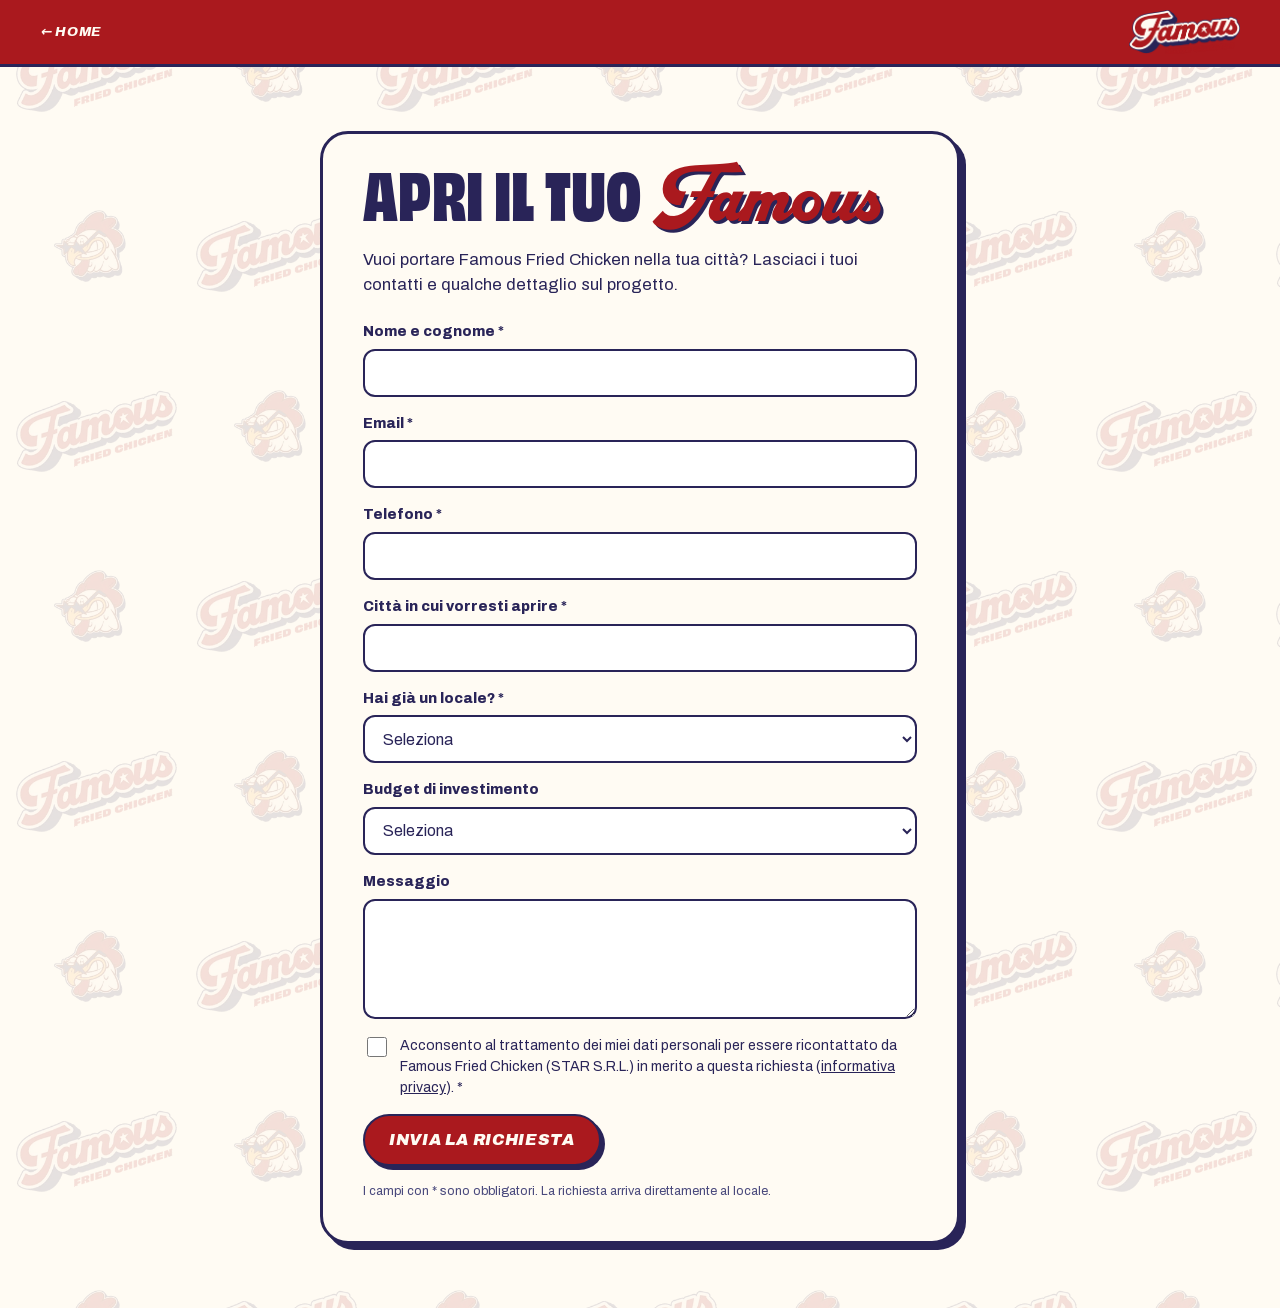
<file: apri-il-tuo-famous/index.html>
<!doctype html>
<html lang="it">
<head>
  <meta charset="utf-8">
  <meta name="viewport" content="width=device-width, initial-scale=1, viewport-fit=cover">
  <title>Apri il tuo Famous | Famous Fried Chicken Latina</title>
  <meta name="description" content="Porta Famous Fried Chicken nella tua città: richiedi informazioni.">
  <meta name="theme-color" content="#aa191e">
  <link rel="icon" href="/favicon.ico" sizes="48x48">
  <link rel="icon" type="image/png" sizes="192x192" href="/favicon-192.png">
  <link rel="apple-touch-icon" href="/apple-touch-icon.png">
  <link rel="stylesheet" href="../assets/css/brand.css">
  <link rel="stylesheet" href="../assets/css/forms.css">
</head>
<body class="tray-pattern">
  <header class="f-header">
    <div class="container f-header__inner">
      <a class="f-back" href="../index.html">← Home</a>
      <a href="../index.html" aria-label="Famous Fried Chicken, torna alla home"><img class="f-logo" src="../assets/img/brand/wordmark.png" alt="" width="900" height="357"></a>
    </div>
  </header>
  <main class="container f-main">
    <section class="f-card">
      <h1 class="display f-title">Apri il tuo <span class="script script--brand accent">Famous</span></h1>
      <p class="f-intro">Vuoi portare Famous Fried Chicken nella tua città? Lasciaci i tuoi contatti e qualche dettaglio sul progetto.</p>
      <form class="f-form" action="https://formsubmit.co/info@famouslatina.com" method="POST">
        <input type="hidden" name="_subject" value="Nuova richiesta - Apri il tuo Famous">
        <input type="hidden" name="_template" value="table">
        <input type="hidden" name="_next" value="https://famousfriedchicken.it/grazie/">
        <input type="text" name="_honey" class="f-honey" tabindex="-1" autocomplete="off" aria-hidden="true">
        <label class="f-field"><span class="f-label">Nome e cognome <span aria-hidden="true">*</span></span>
          <input class="f-input" type="text" name="Nome" autocomplete="name" required></label>
        <label class="f-field"><span class="f-label">Email <span aria-hidden="true">*</span></span>
          <input class="f-input" type="email" name="Email" autocomplete="email" required></label>
        <label class="f-field"><span class="f-label">Telefono <span aria-hidden="true">*</span></span>
          <input class="f-input" type="tel" name="Telefono" autocomplete="tel" required></label>
        <label class="f-field"><span class="f-label">Città in cui vorresti aprire <span aria-hidden="true">*</span></span>
          <input class="f-input" type="text" name="Citta" required></label>
        <label class="f-field"><span class="f-label">Hai già un locale? <span aria-hidden="true">*</span></span>
          <select class="f-input" name="Locale" required><option value="">Seleziona</option><option>Sì</option><option>No</option><option>Sto valutando</option></select></label>
        <label class="f-field"><span class="f-label">Budget di investimento</span>
          <select class="f-input" name="Budget"><option value="">Seleziona</option><option>Fino a 50.000 €</option><option>50.000 – 100.000 €</option><option>100.000 – 200.000 €</option><option>Oltre 200.000 €</option></select></label>
        <label class="f-field"><span class="f-label">Messaggio</span>
          <textarea class="f-input" name="Messaggio" rows="4" maxlength="2000"></textarea></label>
        <label class="f-check"><input type="checkbox" name="Consenso privacy" value="Sì" required>
          <span>Acconsento al trattamento dei miei dati personali per essere ricontattato da Famous Fried Chicken (STAR S.R.L.) in merito a questa richiesta (<a href="../privacy/" target="_blank" rel="noopener">informativa privacy</a>). <span aria-hidden="true">*</span></span></label>
        <button class="btn f-submit" type="submit">Invia la richiesta</button>
        <p class="f-note">I campi con * sono obbligatori. La richiesta arriva direttamente al locale.</p>
      </form>
    </section>
  </main>
</body>
</html>
</file>
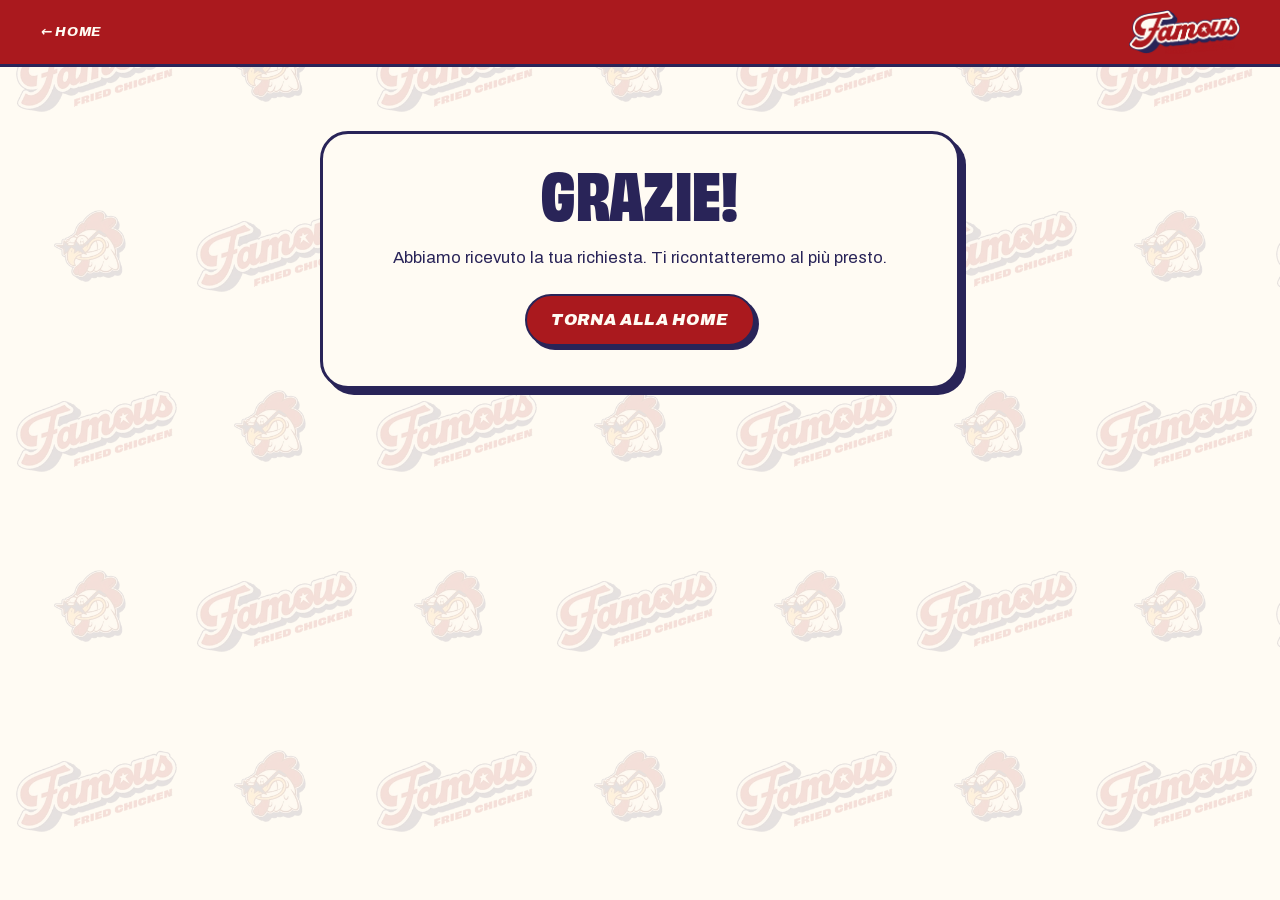
<file: grazie/index.html>
<!doctype html>
<html lang="it">
<head>
  <meta charset="utf-8">
  <meta name="viewport" content="width=device-width, initial-scale=1, viewport-fit=cover">
  <title>Richiesta inviata | Famous Fried Chicken Latina</title>
  <meta name="description" content="Grazie per averci scritto.">
  <meta name="robots" content="noindex">
  <meta name="theme-color" content="#aa191e">
  <link rel="icon" href="/favicon.ico" sizes="48x48">
  <link rel="icon" type="image/png" sizes="192x192" href="/favicon-192.png">
  <link rel="apple-touch-icon" href="/apple-touch-icon.png">
  <link rel="stylesheet" href="../assets/css/brand.css">
  <link rel="stylesheet" href="../assets/css/forms.css">
</head>
<body class="tray-pattern">
  <header class="f-header">
    <div class="container f-header__inner">
      <a class="f-back" href="../index.html">← Home</a>
      <a href="../index.html" aria-label="Famous Fried Chicken, torna alla home"><img class="f-logo" src="../assets/img/brand/wordmark.png" alt="" width="900" height="357"></a>
    </div>
  </header>
  <main class="container f-main">
    <section class="f-card f-card--center">
      <h1 class="display f-title">Grazie!</h1>
      <p class="f-intro">Abbiamo ricevuto la tua richiesta. Ti ricontatteremo al più presto.</p>
      <a class="btn" href="../index.html">Torna alla home</a>
    </section>
  </main>
</body>
</html>
</file>
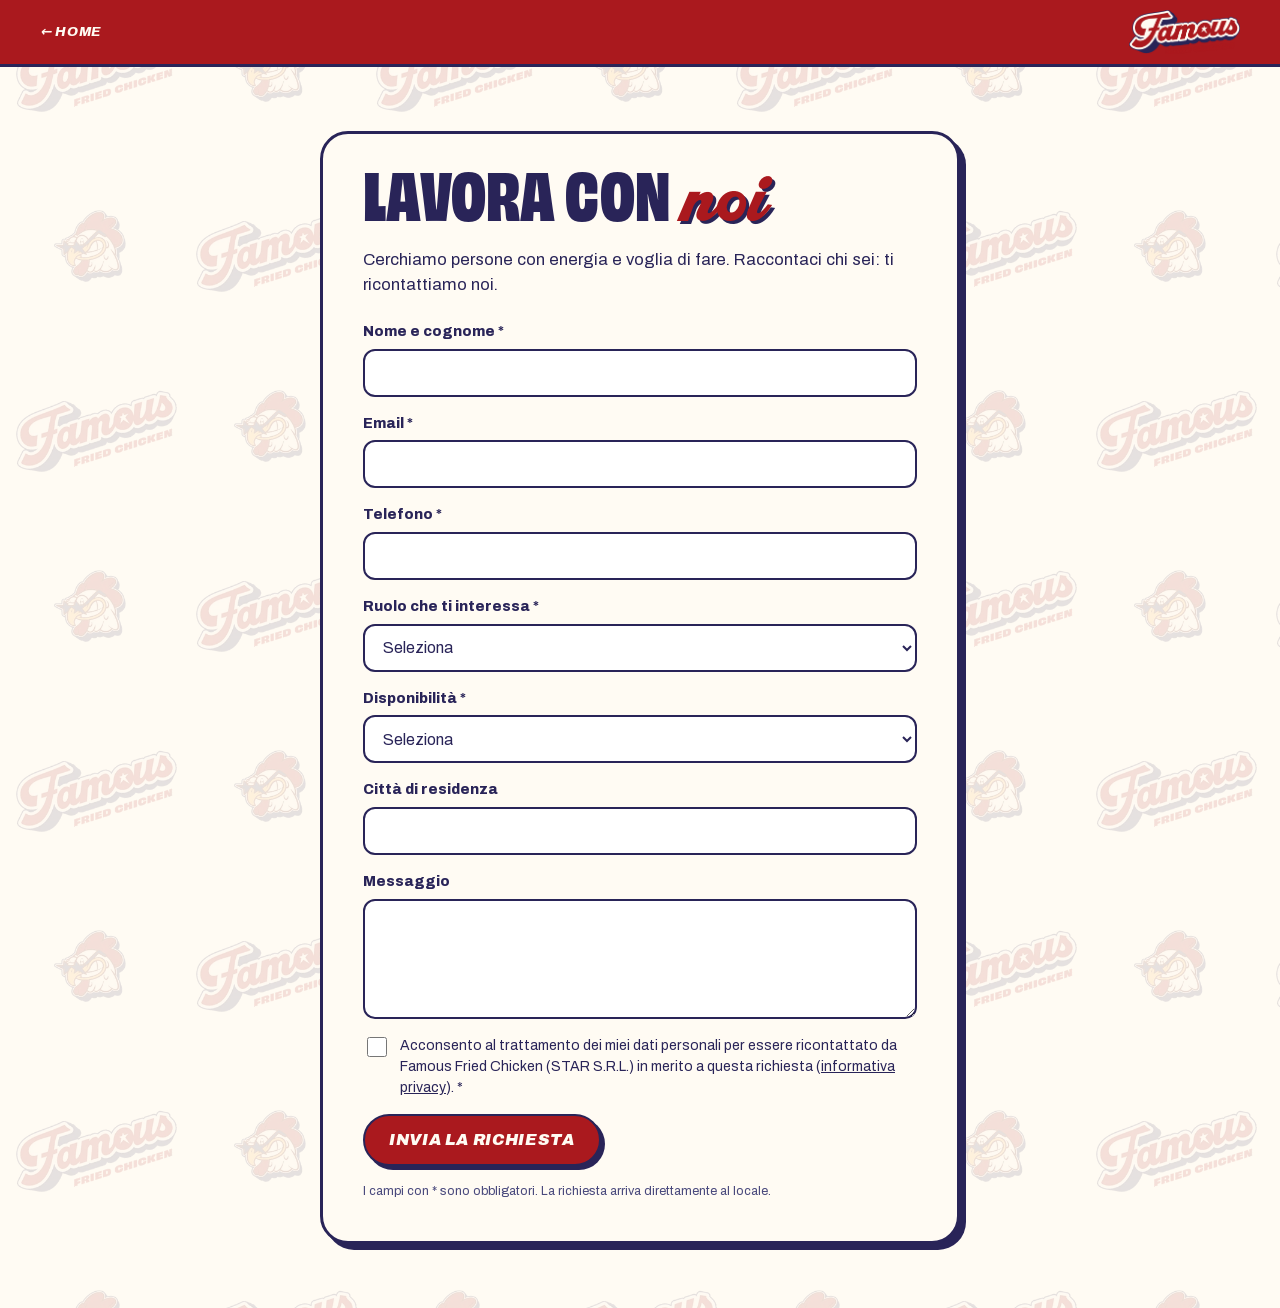
<file: lavora-con-noi/index.html>
<!doctype html>
<html lang="it">
<head>
  <meta charset="utf-8">
  <meta name="viewport" content="width=device-width, initial-scale=1, viewport-fit=cover">
  <title>Lavora con noi | Famous Fried Chicken Latina</title>
  <meta name="description" content="Candidati per lavorare da Famous Fried Chicken a Latina.">
  <meta name="theme-color" content="#aa191e">
  <link rel="icon" href="/favicon.ico" sizes="48x48">
  <link rel="icon" type="image/png" sizes="192x192" href="/favicon-192.png">
  <link rel="apple-touch-icon" href="/apple-touch-icon.png">
  <link rel="stylesheet" href="../assets/css/brand.css">
  <link rel="stylesheet" href="../assets/css/forms.css">
</head>
<body class="tray-pattern">
  <header class="f-header">
    <div class="container f-header__inner">
      <a class="f-back" href="../index.html">← Home</a>
      <a href="../index.html" aria-label="Famous Fried Chicken, torna alla home"><img class="f-logo" src="../assets/img/brand/wordmark.png" alt="" width="900" height="357"></a>
    </div>
  </header>
  <main class="container f-main">
    <section class="f-card">
      <h1 class="display f-title">Lavora con <span class="script accent">noi</span></h1>
      <p class="f-intro">Cerchiamo persone con energia e voglia di fare. Raccontaci chi sei: ti ricontattiamo noi.</p>
      <form class="f-form" action="https://formsubmit.co/info@famouslatina.com" method="POST">
        <input type="hidden" name="_subject" value="Nuova candidatura - Lavora con noi">
        <input type="hidden" name="_template" value="table">
        <input type="hidden" name="_next" value="https://famousfriedchicken.it/grazie/">
        <input type="text" name="_honey" class="f-honey" tabindex="-1" autocomplete="off" aria-hidden="true">
        <label class="f-field"><span class="f-label">Nome e cognome <span aria-hidden="true">*</span></span>
          <input class="f-input" type="text" name="Nome" autocomplete="name" required></label>
        <label class="f-field"><span class="f-label">Email <span aria-hidden="true">*</span></span>
          <input class="f-input" type="email" name="Email" autocomplete="email" required></label>
        <label class="f-field"><span class="f-label">Telefono <span aria-hidden="true">*</span></span>
          <input class="f-input" type="tel" name="Telefono" autocomplete="tel" required></label>
        <label class="f-field"><span class="f-label">Ruolo che ti interessa <span aria-hidden="true">*</span></span>
          <select class="f-input" name="Ruolo" required><option value="">Seleziona</option><option>Cucina</option><option>Sala</option><option>Cassa</option><option>Altro</option></select></label>
        <label class="f-field"><span class="f-label">Disponibilità <span aria-hidden="true">*</span></span>
          <select class="f-input" name="Disponibilita" required><option value="">Seleziona</option><option>Full time</option><option>Part time</option><option>Solo weekend</option></select></label>
        <label class="f-field"><span class="f-label">Città di residenza</span>
          <input class="f-input" type="text" name="Citta" autocomplete="address-level2"></label>
        <label class="f-field"><span class="f-label">Messaggio</span>
          <textarea class="f-input" name="Messaggio" rows="4" maxlength="2000"></textarea></label>
        <label class="f-check"><input type="checkbox" name="Consenso privacy" value="Sì" required>
          <span>Acconsento al trattamento dei miei dati personali per essere ricontattato da Famous Fried Chicken (STAR S.R.L.) in merito a questa richiesta (<a href="../privacy/" target="_blank" rel="noopener">informativa privacy</a>). <span aria-hidden="true">*</span></span></label>
        <button class="btn f-submit" type="submit">Invia la richiesta</button>
        <p class="f-note">I campi con * sono obbligatori. La richiesta arriva direttamente al locale.</p>
      </form>
    </section>
  </main>
</body>
</html>
</file>
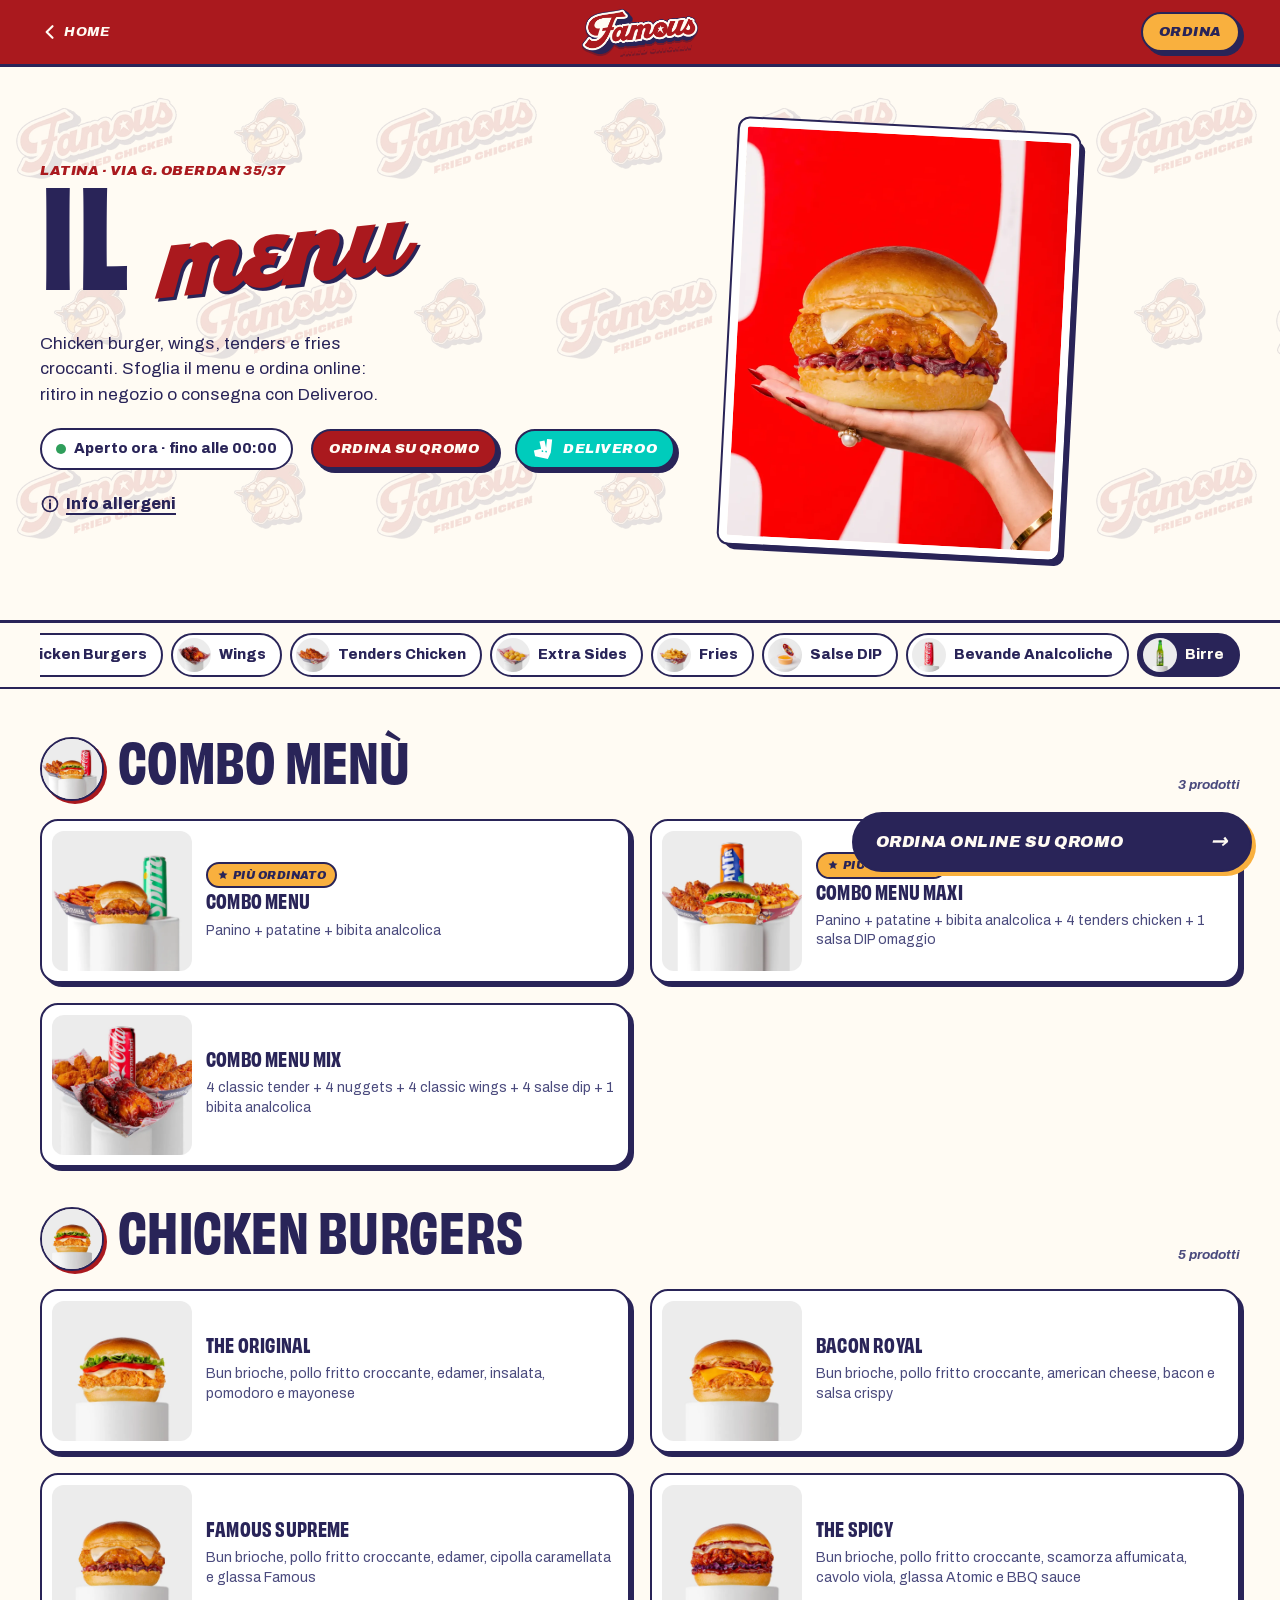
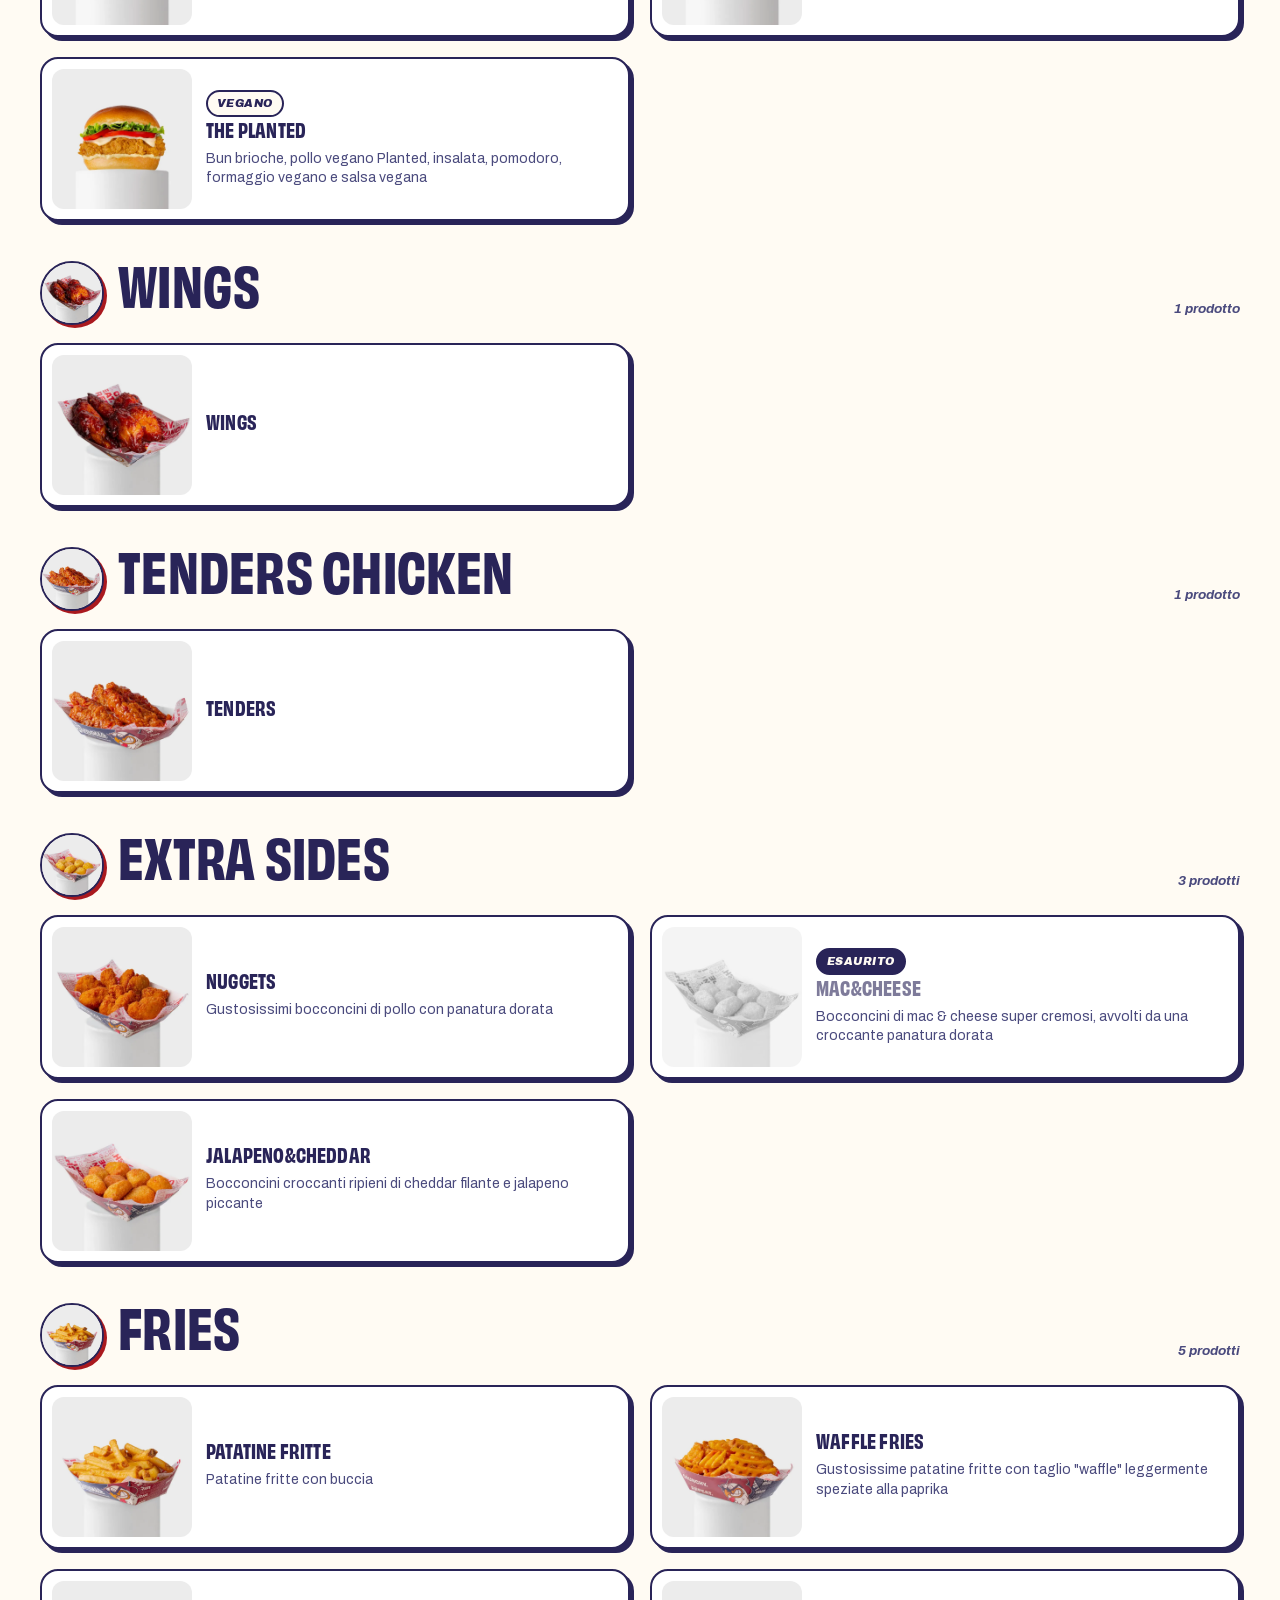
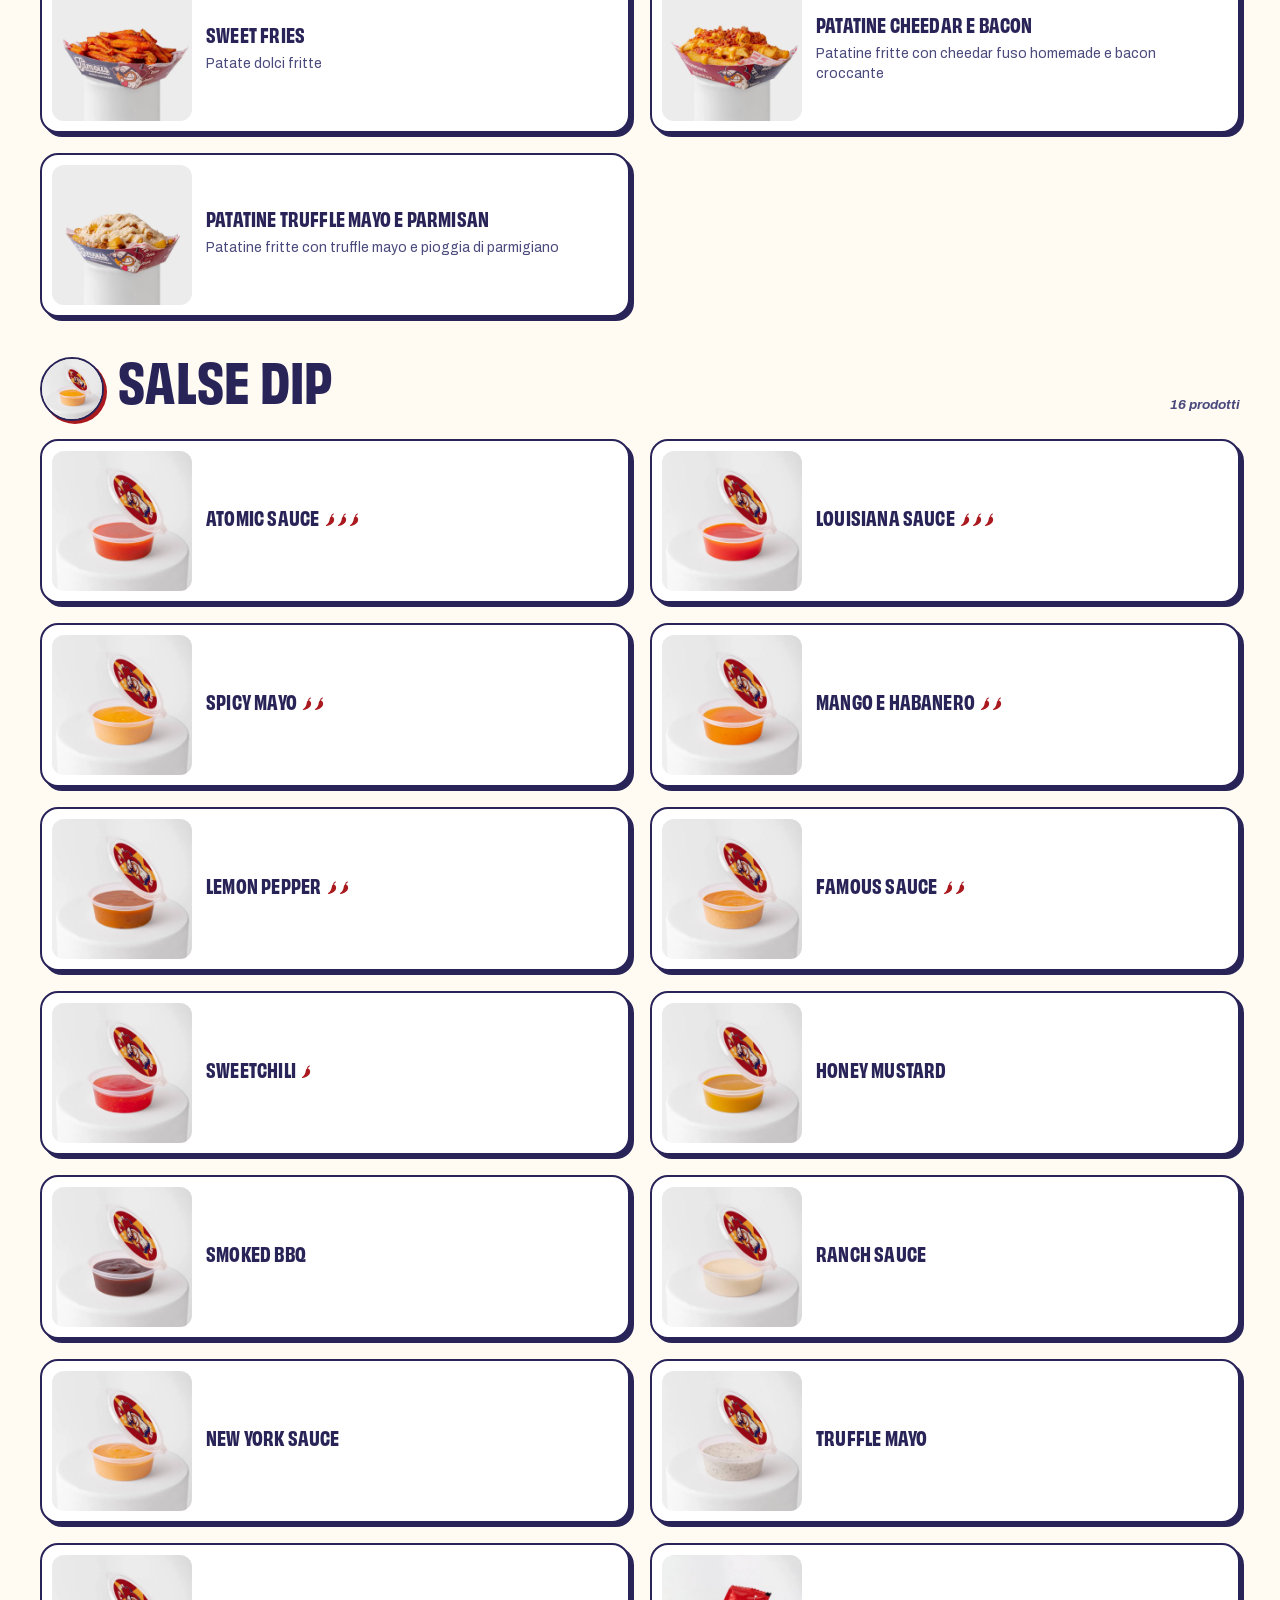
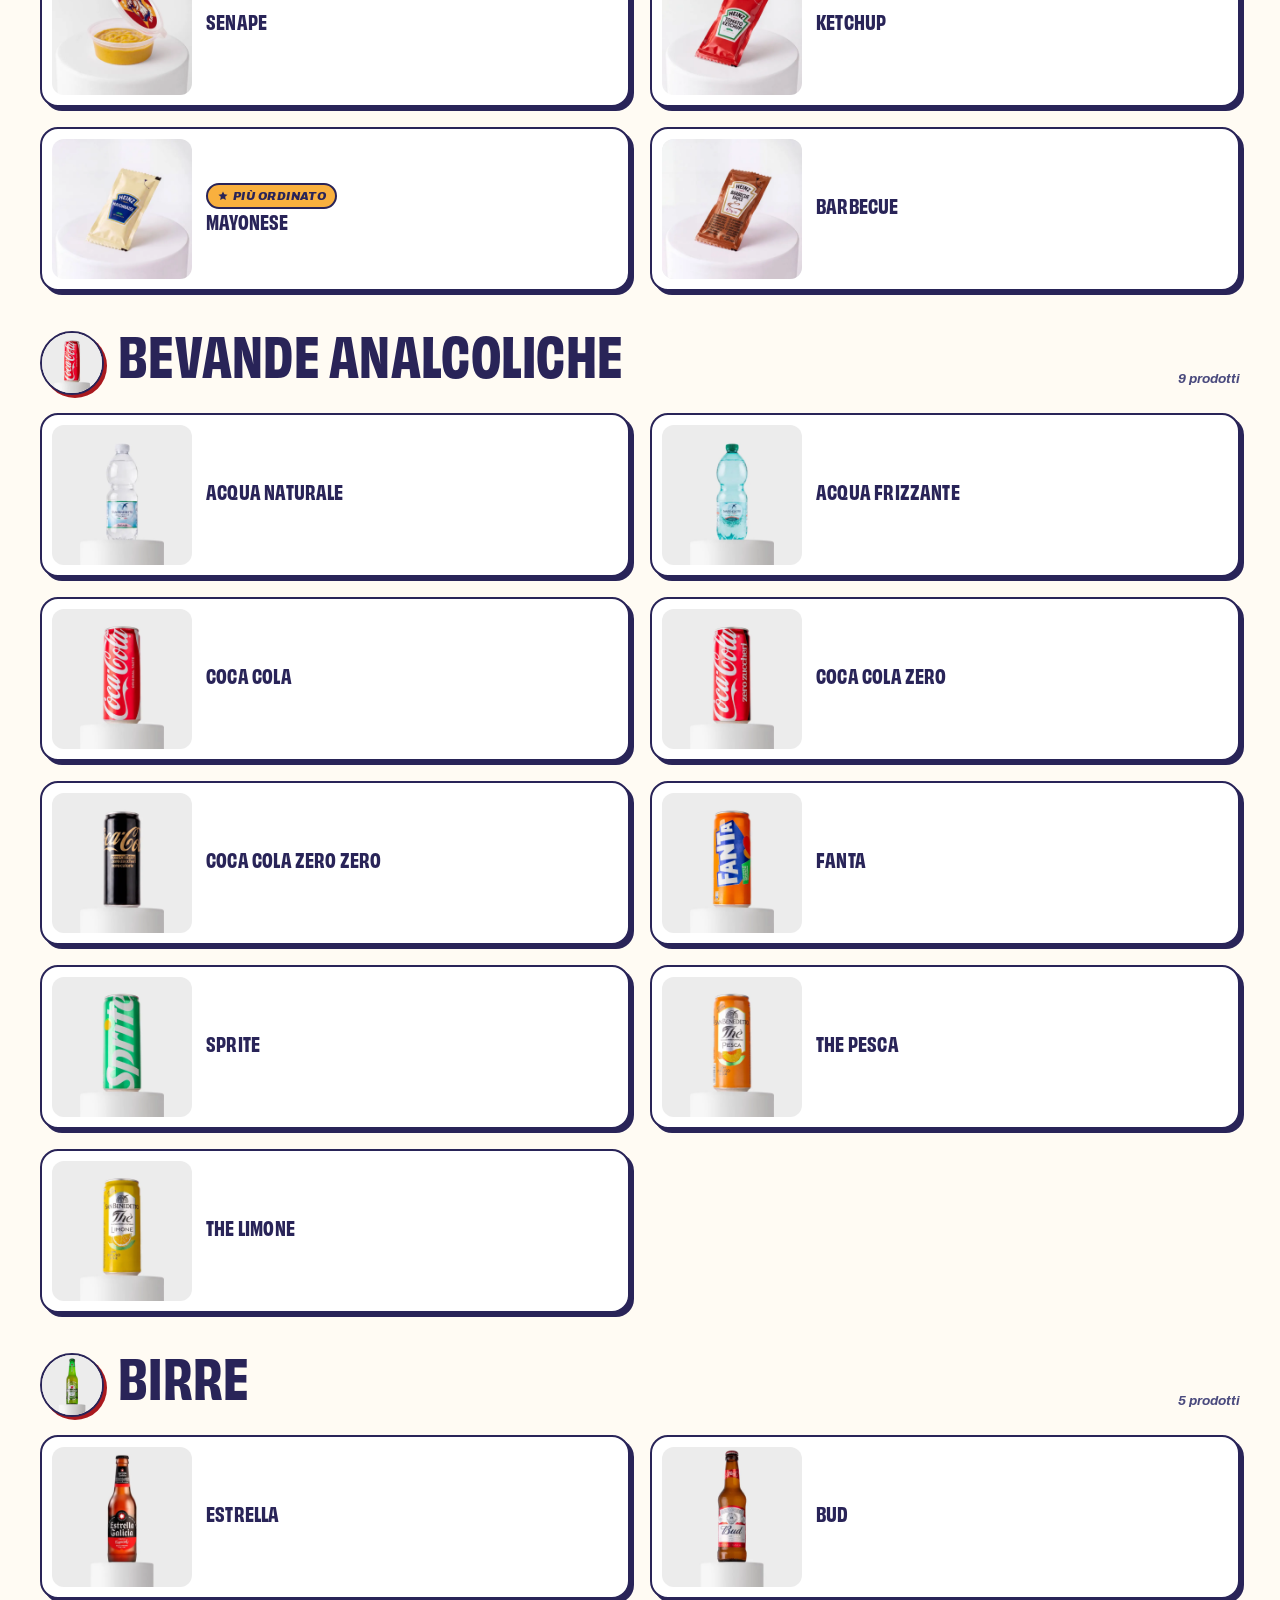
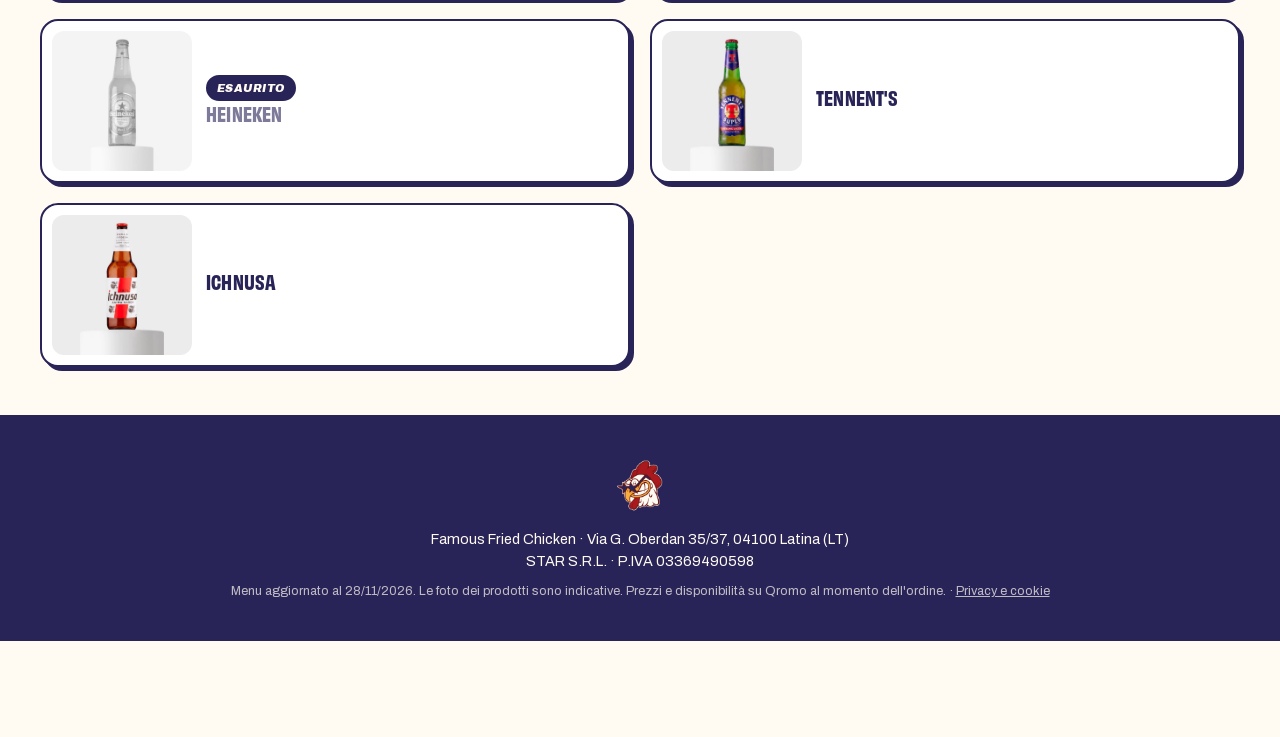
<file: menu/index.html>
<!doctype html>
<html lang="it">
<head>
  <meta charset="utf-8">
  <meta name="viewport" content="width=device-width, initial-scale=1, viewport-fit=cover">
  <title>Menu e ordini | Famous Fried Chicken Latina</title>
  <meta name="description" content="Il menu di Famous Fried Chicken a Latina: chicken burger, wings, tenders, fries e salse dip. Ordina online e ritira in Via G. Oberdan 35/37.">
  <link rel="canonical" href="https://famousfriedchicken.it/menu/">
  <meta name="theme-color" content="#aa191e">
  <meta property="og:title" content="Menu | Famous Fried Chicken">
  <meta property="og:description" content="Chicken burger, wings, tenders e fries a Latina. Ordina e ritira.">
  <meta property="og:image" content="../assets/img/photos/burger-stack.webp">
  <link rel="icon" href="/favicon.ico" sizes="48x48">
  <link rel="icon" type="image/png" sizes="192x192" href="/favicon-192.png">
  <link rel="apple-touch-icon" href="/apple-touch-icon.png">
  <link rel="preload" href="../assets/fonts/archivo-var.woff2" as="font" type="font/woff2" crossorigin>
  <link rel="stylesheet" href="../assets/css/brand.css">
  <link rel="stylesheet" href="../assets/css/menu.css">
</head>
<body>
  <a class="skip-link" href="#menu-main">Vai al menu</a>

  <header class="m-header">
    <div class="m-header__inner container">
      <a class="m-back" href="../index.html">
        <svg viewBox="0 0 24 24" aria-hidden="true"><path d="M15 5l-7 7 7 7" fill="none" stroke="currentColor" stroke-width="2.6" stroke-linecap="round" stroke-linejoin="round"/></svg>
        <span>Home</span>
      </a>
      <a class="m-logo" href="../index.html" aria-label="Famous Fried Chicken, torna al sito">
        <img src="../assets/img/brand/wordmark.png" alt="" width="900" height="357">
      </a>
      <a class="btn btn--small btn--yellow m-order-btn" href="https://famousfriedchicken.qromo.it/">Ordina</a>
    </div>
  </header>

  <section class="m-hero tray-pattern" aria-labelledby="menu-title">
    <div class="m-hero__inner container">
      <div class="m-hero__text">
        <p class="kicker">Latina · Via G. Oberdan 35/37</p>
        <h1 id="menu-title" class="display m-hero__title">Il <span class="script">menu</span></h1>
        <p class="m-hero__lead">Chicken burger, wings, tenders e fries croccanti. Sfoglia il menu e ordina online: ritiro in negozio o consegna con Deliveroo.</p>
        <div class="m-hero__meta">
          <span class="status-pill" data-open-status>Orari in caricamento</span>
          <a class="btn btn--small" href="https://famousfriedchicken.qromo.it/">Ordina su Qromo</a>
          <a class="btn btn--deliveroo btn--small" href="https://deliveroo.it/en/menu/roma/latina/famous-fried-chicken-latina" target="_blank" rel="noopener"><svg viewBox="0 0 24 24" width="20" height="20" aria-hidden="true"><path fill="currentColor" d="M16.861 0l-1.127 10.584L13.81 1.66 7.777 2.926l1.924 8.922-8.695 1.822 1.535 7.127L17.832 24l3.498-7.744L22.994.636 16.861 0zM11.39 13.61a.755.755 0 01.322.066c.208.093.56.29.63.592.103.434.004.799-.312 1.084v.002c-.315.284-.732.258-1.174.113-.441-.145-.637-.672-.47-1.309.124-.473.71-.544 1.004-.549zm4.142.548c.447-.012.832.186 1.05.543.217.357.107.75-.122 1.143h-.002c-.229.392-.83.445-1.422.16-.399-.193-.397-.684-.353-.983a.922.922 0 01.193-.447c.142-.177.381-.408.656-.416Z"/></svg> Deliveroo</a>
          <button class="link-btn" type="button" data-open-allergens>
            <svg viewBox="0 0 24 24" aria-hidden="true"><circle cx="12" cy="12" r="9" fill="none" stroke="currentColor" stroke-width="2"/><path d="M12 11v6M12 7.5v.5" stroke="currentColor" stroke-width="2.4" stroke-linecap="round"/></svg>
            Info allergeni
          </button>
        </div>
      </div>
      <figure class="m-hero__photo">
        <img src="../assets/img/photos/burger-famous.webp" alt="Il Famous Supreme tenuto in mano sullo sfondo rosso Famous" width="900" height="1350">
      </figure>
    </div>
  </section>

  <nav class="m-cats" aria-label="Categorie del menu">
    <div class="m-cats__track container" data-category-nav></div>
  </nav>

  <main id="menu-main" class="m-main container" data-menu-root>
    <noscript>
      <p class="m-noscript">Per consultare il menu attiva JavaScript, oppure apri il <a href="https://famousfriedchicken.qromo.it/">menu su Qromo</a>.</p>
    </noscript>
  </main>

  <footer class="m-footer">
    <div class="container m-footer__inner">
      <img src="../assets/img/brand/mascot.png" alt="" width="64" height="64" loading="lazy">
      <p>Famous Fried Chicken · Via G. Oberdan 35/37, 04100 Latina (LT)<br>
        <span data-company></span></p>
      <p class="m-footer__small">Menu aggiornato al <span data-updated></span>. Le foto dei prodotti sono indicative. Prezzi e disponibilità su Qromo al momento dell'ordine. · <a href="../privacy/">Privacy e cookie</a></p>
    </div>
  </footer>

  <div class="m-cartbar">
    <a class="m-cartbar__btn" href="https://famousfriedchicken.qromo.it/">
      <span class="m-cartbar__label">Ordina online su Qromo</span>
      <span class="m-cartbar__total" aria-hidden="true">→</span>
    </a>
  </div>

  <dialog class="sheet info-sheet" data-allergen-dialog aria-labelledby="allergen-title">
    <div class="sheet__head">
      <h2 id="allergen-title" class="display sheet__title">Info allergeni</h2>
      <button class="icon-btn" type="button" data-close-dialog aria-label="Chiudi">
        <svg viewBox="0 0 24 24" aria-hidden="true"><path d="M6 6l12 12M18 6L6 18" stroke="currentColor" stroke-width="2.6" stroke-linecap="round"/></svg>
      </button>
    </div>
    <div class="sheet__body">
      <p>Tutti i prodotti possono contenere tracce dei seguenti allergeni. Per informazioni su ingredienti e allergeni chiedi al nostro staff.</p>
      <div class="allergen-groups">
        <section>
          <h3>Cibi</h3>
          <ul class="tag-list"><li>Sedano</li><li>Molluschi</li><li>Solfiti</li><li>Uova</li><li>Pesce</li><li>Lupini</li><li>Latte</li><li>Senape</li><li>Sesamo</li><li>Crostacei</li><li>Soia</li></ul>
        </section>
        <section>
          <h3>Cereali</h3>
          <ul class="tag-list"><li>Glutine</li><li>Orzo</li><li>Avena</li><li>Segale</li><li>Farro</li><li>Grano</li><li>Kamut</li></ul>
        </section>
        <section>
          <h3>Frutta a guscio</h3>
          <ul class="tag-list"><li>Arachidi</li><li>Mandorle</li><li>Noci brasiliane</li><li>Anacardi</li><li>Nocciole</li><li>Macadamia</li><li>Noce pecan</li><li>Pistacchi</li><li>Noci</li></ul>
        </section>
      </div>
    </div>
    <div class="sheet__foot">
      <button class="btn btn--yellow" type="button" data-close-dialog>Torna al menu</button>
    </div>
  </dialog>

  <script src="../assets/js/menu-data.js"></script>
  <script src="../assets/js/menu-logic.js"></script>
  <script src="../assets/js/menu-render.js"></script>
  <script src="../assets/js/menu-app.js"></script>
</body>
</html>
</file>
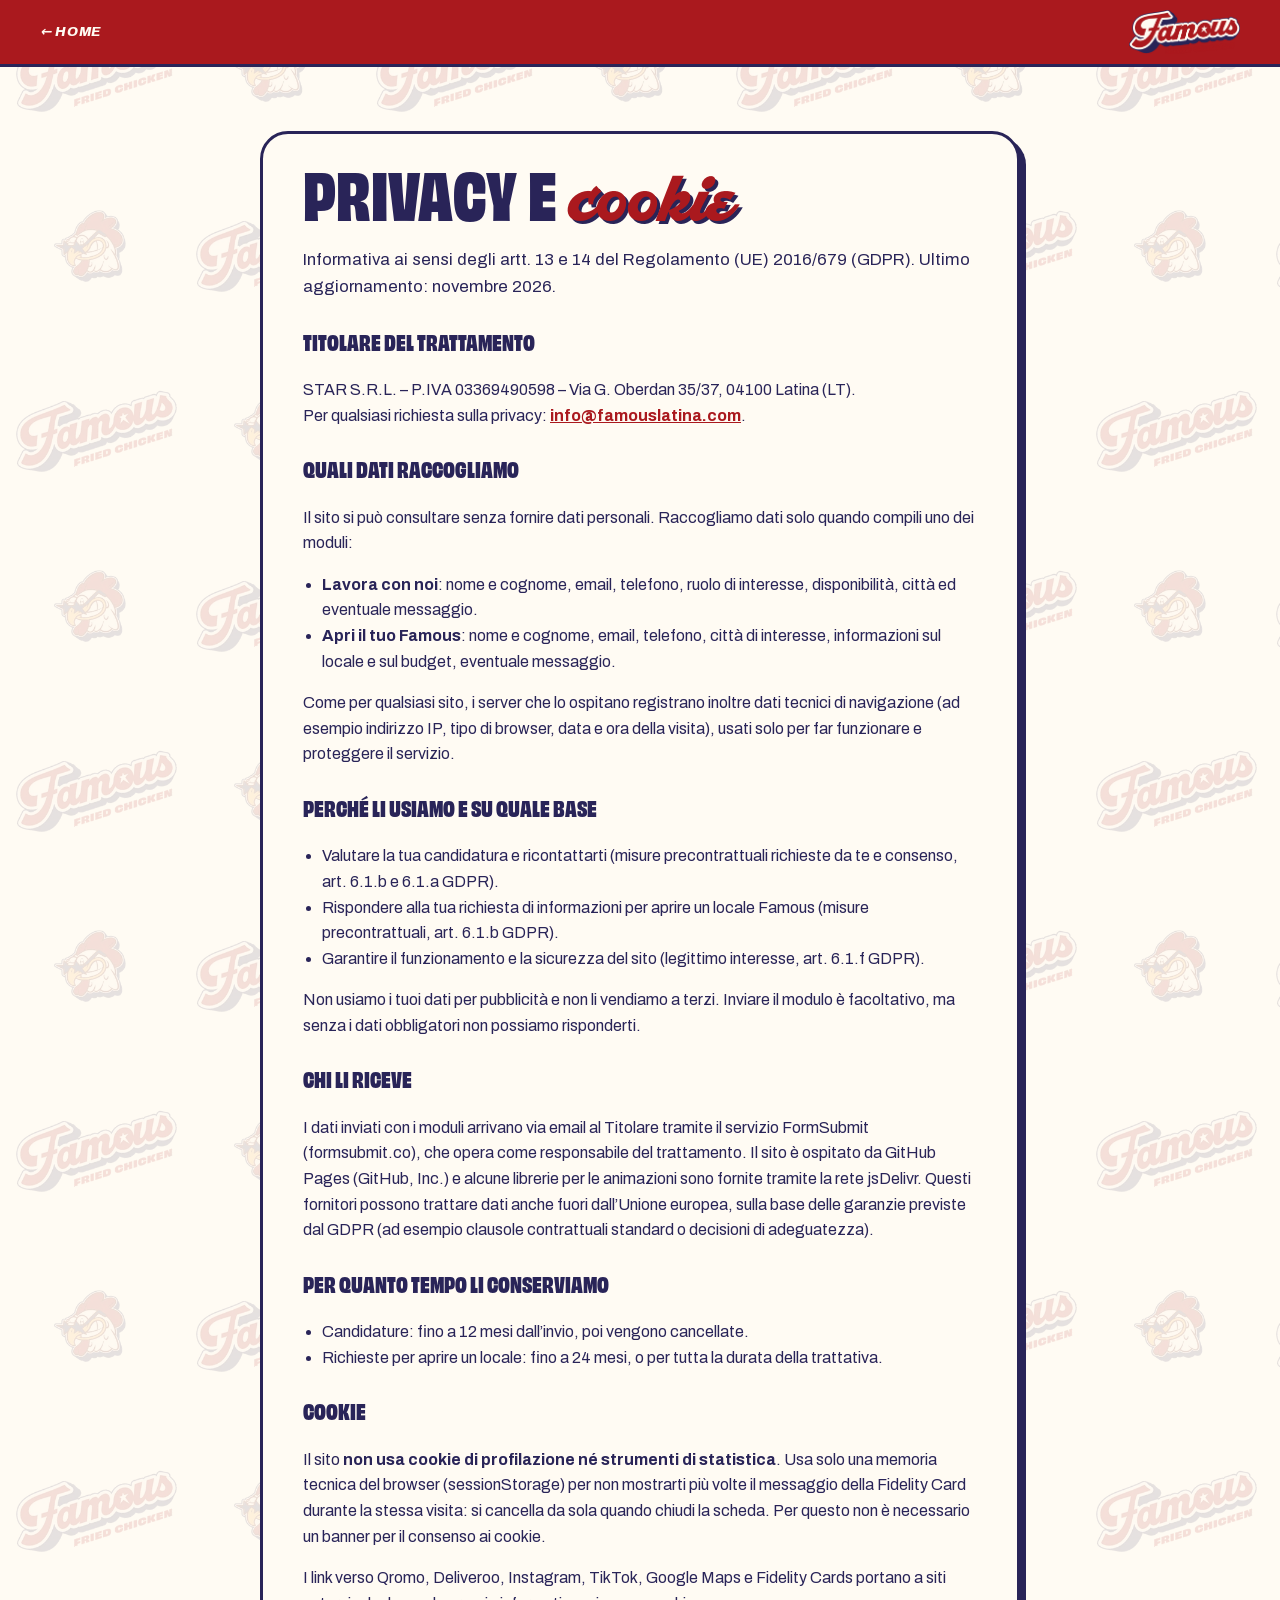
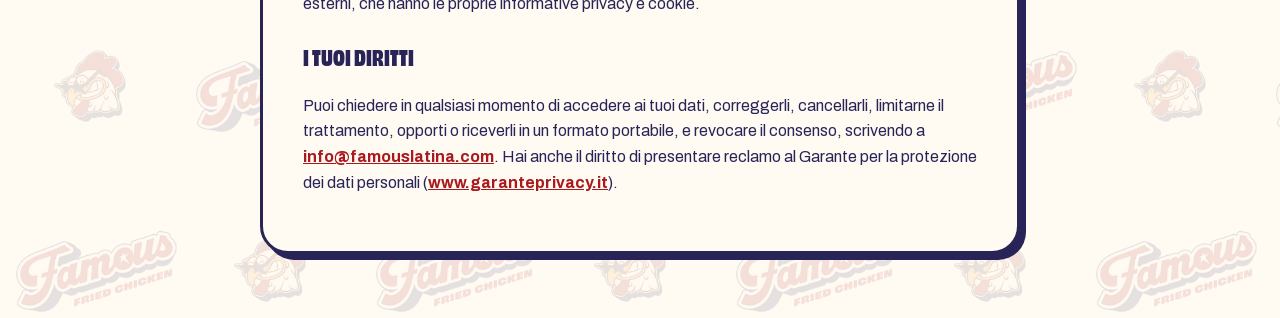
<file: privacy/index.html>
<!doctype html>
<html lang="it">
<head>
  <meta charset="utf-8">
  <meta name="viewport" content="width=device-width, initial-scale=1, viewport-fit=cover">
  <title>Privacy e cookie | Famous Fried Chicken Latina</title>
  <meta name="description" content="Informativa sul trattamento dei dati personali e sui cookie di famousfriedchicken.it.">
  <meta name="theme-color" content="#aa191e">
  <link rel="icon" href="/favicon.ico" sizes="48x48">
  <link rel="icon" type="image/png" sizes="192x192" href="/favicon-192.png">
  <link rel="apple-touch-icon" href="/apple-touch-icon.png">
  <link rel="stylesheet" href="../assets/css/brand.css">
  <link rel="stylesheet" href="../assets/css/forms.css">
  <link rel="canonical" href="https://famousfriedchicken.it/privacy/">
</head>
<body class="tray-pattern">
  <header class="f-header">
    <div class="container f-header__inner">
      <a class="f-back" href="../index.html">← Home</a>
      <a href="../index.html" aria-label="Famous Fried Chicken, torna alla home"><img class="f-logo" src="../assets/img/brand/wordmark.png" alt="" width="900" height="357"></a>
    </div>
  </header>
  <main class="container f-main">
    <article class="f-card f-legal">
      <h1 class="display f-title">Privacy e <span class="script accent">cookie</span></h1>
      <p class="f-intro">Informativa ai sensi degli artt. 13 e 14 del Regolamento (UE) 2016/679 (GDPR). Ultimo aggiornamento: novembre 2026.</p>

      <h2>Titolare del trattamento</h2>
      <p>STAR S.R.L. – P.IVA 03369490598 – Via G. Oberdan 35/37, 04100 Latina (LT).<br>
        Per qualsiasi richiesta sulla privacy: <a href="mailto:info@famouslatina.com">info@famouslatina.com</a>.</p>

      <h2>Quali dati raccogliamo</h2>
      <p>Il sito si può consultare senza fornire dati personali. Raccogliamo dati solo quando compili uno dei moduli:</p>
      <ul>
        <li><strong>Lavora con noi</strong>: nome e cognome, email, telefono, ruolo di interesse, disponibilità, città ed eventuale messaggio.</li>
        <li><strong>Apri il tuo Famous</strong>: nome e cognome, email, telefono, città di interesse, informazioni sul locale e sul budget, eventuale messaggio.</li>
      </ul>
      <p>Come per qualsiasi sito, i server che lo ospitano registrano inoltre dati tecnici di navigazione (ad esempio indirizzo IP, tipo di browser, data e ora della visita), usati solo per far funzionare e proteggere il servizio.</p>

      <h2>Perché li usiamo e su quale base</h2>
      <ul>
        <li>Valutare la tua candidatura e ricontattarti (misure precontrattuali richieste da te e consenso, art. 6.1.b e 6.1.a GDPR).</li>
        <li>Rispondere alla tua richiesta di informazioni per aprire un locale Famous (misure precontrattuali, art. 6.1.b GDPR).</li>
        <li>Garantire il funzionamento e la sicurezza del sito (legittimo interesse, art. 6.1.f GDPR).</li>
      </ul>
      <p>Non usiamo i tuoi dati per pubblicità e non li vendiamo a terzi. Inviare il modulo è facoltativo, ma senza i dati obbligatori non possiamo risponderti.</p>

      <h2>Chi li riceve</h2>
      <p>I dati inviati con i moduli arrivano via email al Titolare tramite il servizio FormSubmit (formsubmit.co), che opera come responsabile del trattamento. Il sito è ospitato da GitHub Pages (GitHub, Inc.) e alcune librerie per le animazioni sono fornite tramite la rete jsDelivr. Questi fornitori possono trattare dati anche fuori dall’Unione europea, sulla base delle garanzie previste dal GDPR (ad esempio clausole contrattuali standard o decisioni di adeguatezza).</p>

      <h2>Per quanto tempo li conserviamo</h2>
      <ul>
        <li>Candidature: fino a 12 mesi dall’invio, poi vengono cancellate.</li>
        <li>Richieste per aprire un locale: fino a 24 mesi, o per tutta la durata della trattativa.</li>
      </ul>

      <h2>Cookie</h2>
      <p>Il sito <strong>non usa cookie di profilazione né strumenti di statistica</strong>. Usa solo una memoria tecnica del browser (sessionStorage) per non mostrarti più volte il messaggio della Fidelity Card durante la stessa visita: si cancella da sola quando chiudi la scheda. Per questo non è necessario un banner per il consenso ai cookie.</p>
      <p>I link verso Qromo, Deliveroo, Instagram, TikTok, Google Maps e Fidelity Cards portano a siti esterni, che hanno le proprie informative privacy e cookie.</p>

      <h2>I tuoi diritti</h2>
      <p>Puoi chiedere in qualsiasi momento di accedere ai tuoi dati, correggerli, cancellarli, limitarne il trattamento, opporti o riceverli in un formato portabile, e revocare il consenso, scrivendo a <a href="mailto:info@famouslatina.com">info@famouslatina.com</a>. Hai anche il diritto di presentare reclamo al Garante per la protezione dei dati personali (<a href="https://www.garanteprivacy.it" target="_blank" rel="noopener">www.garanteprivacy.it</a>).</p>
    </article>
  </main>
</body>
</html>
</file>
<file: assets/css/brand.css>
/* Famous Fried Chicken — basi di marca condivise da sito vetrina e menu. */

/* Font ufficiali della brand identity: Obviously Narrow Bold per i titoli, Retrofunk Script per le scritte corsive.
   Anton resta solo come riserva se il file non si carica. */
@font-face { font-family: "Obviously Narrow"; src: url("../fonts/obviously-narrow-bold.woff2") format("woff2"); font-weight: 400 700; font-display: swap; }
@font-face { font-family: "Obviously Narrow"; src: url("../fonts/obviously-narrow-black.woff2") format("woff2"); font-weight: 800 900; font-display: swap; }
@font-face { font-family: "Retrofunk"; src: url("../fonts/retrofunk.woff2") format("woff2"); font-display: swap; }
@font-face { font-family: "Anton"; src: url("../fonts/anton.woff2") format("woff2"); size-adjust: 87.3%; font-display: swap; }

@font-face {
  font-family: "Archivo";
  src: url("../fonts/archivo-var.woff2") format("woff2");
  font-weight: 100 900;
  font-stretch: 62% 125%;
  font-style: normal;
  font-display: swap;
}
@font-face {
  font-family: "Archivo";
  src: url("../fonts/archivo-var-italic.woff2") format("woff2");
  font-weight: 100 900;
  font-stretch: 62% 125%;
  font-style: italic;
  font-display: swap;
}
@font-face {
  font-family: "Yellowtail";
  src: url("../fonts/yellowtail.woff2") format("woff2");
  font-weight: 400;
  font-display: swap;
}

:root {
  /* Palette ufficiale */
  --cream: #fffbf3;
  --navy: #292458;
  --yellow: #f9b03e;
  --deep-red: #6d110b;
  --red: #aa191e;

  /* Derivati */
  --navy-ink: #1d1d45;
  --navy-soft: #4a4a7d;
  --cream-2: #f6eedf;
  --line: rgba(43, 43, 96, 0.14);
  --photo-bg: #ececec;

  --font-body: "Archivo", system-ui, -apple-system, "Segoe UI", sans-serif;
  --font-script: "Retrofunk", "Yellowtail", "Brush Script MT", cursive;
  --font-display: "Obviously Narrow", "Anton", "Archivo", Impact, sans-serif;

  --radius-s: 10px;
  --radius-m: 18px;
  --radius-l: 28px;
  --shadow-sticker: 4px 4px 0 var(--navy);
  --shadow-sticker-lg: 6px 6px 0 var(--navy);
  --ease-out: cubic-bezier(0.23, 1, 0.32, 1);
  --gutter: clamp(16px, 4vw, 40px);
  --maxw: 1200px;
}

*,
*::before,
*::after { box-sizing: border-box; }

html { -webkit-text-size-adjust: 100%; scroll-behavior: smooth; }
@media (prefers-reduced-motion: reduce) { html { scroll-behavior: auto; } }

body {
  margin: 0;
  background: var(--cream);
  color: var(--navy);
  font-family: var(--font-body);
  font-size: 1rem;
  line-height: 1.5;
  -webkit-font-smoothing: antialiased;
}

[hidden] { display: none !important; }
img { display: block; max-width: 100%; height: auto; }
button { font: inherit; color: inherit; }
a { color: inherit; }

:focus-visible { outline: 3px solid var(--yellow); outline-offset: 3px; border-radius: 6px; }

.sr-only {
  position: absolute; width: 1px; height: 1px; padding: 0; margin: -1px;
  overflow: hidden; clip: rect(0 0 0 0); white-space: nowrap; border: 0;
}

.skip-link {
  position: absolute; left: 12px; top: -60px; z-index: 100;
  background: var(--yellow); color: var(--navy); padding: 10px 16px;
  border-radius: var(--radius-s); font-weight: 800; text-decoration: none;
}
.skip-link:focus { top: 12px; }

.container { width: min(100% - 2 * var(--gutter), var(--maxw)); margin-inline: auto; }

/* Titoli: grottesco condensato pesante come nella palette ufficiale */
.display {
  font-family: var(--font-display);
  font-weight: 400;
  text-transform: uppercase;
  line-height: 0.92;
  letter-spacing: 0.005em;
  margin: 0;
}
/* Corsivo "FRIED CHICKEN" del logo */
.kicker {
  font-stretch: 100%;
  font-weight: 900;
  font-style: italic;
  text-transform: uppercase;
  letter-spacing: 0.04em;
  font-size: 0.85rem;
  color: var(--red);
  margin: 0 0 10px;
}
.script.script--brand { font-family: "Retrofunk", var(--font-script); }
.script {
  font-family: var(--font-script);
  font-weight: 400;
  text-transform: none;
  letter-spacing: 0;
}

/* Bottoni "adesivo" con ombra piena blu, come il lettering del logo */
.btn {
  --btn-bg: var(--red);
  --btn-fg: var(--cream);
  display: inline-flex; align-items: center; justify-content: center; gap: 10px;
  min-height: 48px; padding: 12px 24px;
  border: 2.5px solid var(--navy); border-radius: 999px;
  background: var(--btn-bg); color: var(--btn-fg);
  box-shadow: var(--shadow-sticker);
  font-weight: 900; font-stretch: 100%; font-style: italic;
  text-transform: uppercase; letter-spacing: 0.04em; text-decoration: none;
  cursor: pointer;
  transition: transform 160ms var(--ease-out), box-shadow 160ms var(--ease-out), background-color 160ms ease;
  -webkit-tap-highlight-color: transparent;
}
.btn:active { transform: translate(3px, 3px); box-shadow: 1px 1px 0 var(--navy); }
@media (hover: hover) and (pointer: fine) {
  .btn:hover { transform: translate(-2px, -2px); box-shadow: 6px 6px 0 var(--navy); }
  .btn:active { transform: translate(3px, 3px); box-shadow: 1px 1px 0 var(--navy); }
}
.btn--yellow { --btn-bg: var(--yellow); --btn-fg: var(--navy); }
.btn--cream { --btn-bg: var(--cream); --btn-fg: var(--navy); }
.btn--navy { --btn-bg: var(--navy); --btn-fg: var(--cream); border-color: var(--cream); box-shadow: 4px 4px 0 var(--cream); }
/* Colore di Deliveroo, per riconoscerlo al volo */
.btn--deliveroo { --btn-bg: #00ccbc; --btn-fg: #fff; }
.btn--small { min-height: 40px; padding: 8px 16px; font-size: 0.85rem; }
.btn[disabled] { opacity: 0.55; cursor: not-allowed; transform: none; }

/* Carta da vassoio con i loghi ripetuti */
.tray-pattern {
  background-color: var(--cream);
  background-image: url("../img/brand/tray-pattern.webp");
  background-size: 360px auto;
}

.star-divider { display: inline-block; color: var(--yellow); }

@media (prefers-reduced-motion: reduce) {
  *, *::before, *::after { animation-duration: 0.01ms !important; animation-iteration-count: 1 !important; transition-duration: 0.01ms !important; }
}
</file>
<file: assets/css/forms.css>
/* Pagine "Lavora con noi", "Apri il tuo Famous" e "Grazie" */

.f-header { background: var(--red); border-bottom: 3px solid var(--navy); color: var(--cream); }
.f-header__inner { height: 64px; display: flex; align-items: center; justify-content: space-between; }
.f-back { font-weight: 800; font-style: italic; text-transform: uppercase; letter-spacing: 0.04em; font-size: 0.85rem; text-decoration: none; }
.f-logo { height: 44px; width: auto; }

.f-main { padding-block: clamp(32px, 6vw, 64px); }
.f-card {
  max-width: 640px; margin: 0 auto; padding: clamp(24px, 5vw, 40px);
  background: var(--cream); border: 3px solid var(--navy); border-radius: var(--radius-l);
  box-shadow: var(--shadow-sticker-lg);
}
.f-card--center { text-align: center; }
.f-title { font-size: clamp(2.6rem, 9vw, 4rem); font-weight: 900; }
.f-title .script { font-weight: 400; color: var(--red); text-shadow: 3px 3px 0 var(--navy); }
.f-intro { margin: 12px 0 24px; font-size: 1.05rem; }

.f-form { display: grid; gap: 16px; }
.f-field { display: grid; gap: 6px; }
.f-label { font-weight: 800; font-size: 0.9rem; }
.f-input {
  width: 100%; min-height: 48px; padding: 10px 14px;
  font: inherit; color: var(--navy); background: #fff;
  border: 2px solid var(--navy); border-radius: 12px;
}
textarea.f-input { resize: vertical; }
.f-input:focus-visible { outline: 3px solid var(--yellow); outline-offset: 2px; }
.f-check { display: flex; gap: 10px; align-items: flex-start; font-size: 0.88rem; }
.f-check input { width: 20px; height: 20px; margin-top: 2px; accent-color: var(--red); flex: none; }
.f-submit { justify-self: start; }
.f-note { margin: 0; font-size: 0.8rem; color: var(--navy-soft); }
.f-honey { position: absolute; left: -9999px; width: 1px; height: 1px; opacity: 0; }

/* Pagina privacy */
.f-legal { max-width: 760px; }
.f-legal h2 { margin: 28px 0 8px; font-family: var(--font-display); font-weight: 900; text-transform: uppercase; font-size: 1.35rem; }
.f-legal p, .f-legal li { line-height: 1.6; }
.f-legal ul { padding-left: 1.2em; }
.f-legal a { color: var(--red); font-weight: 700; }
</file>
<file: assets/css/menu.css>
/* Menu Famous Fried Chicken */

:root {
  --header-h: 64px;
  --nav-h: 64px;
}

html:has(dialog[open]) { overflow: hidden; }
body { padding-bottom: 96px; }

/* ---------- Header ---------- */
.m-header {
  position: sticky; top: 0; z-index: 30;
  background: var(--red);
  color: var(--cream);
  border-bottom: 3px solid var(--navy);
}
.m-header__inner {
  height: var(--header-h);
  display: grid; grid-template-columns: 1fr auto 1fr; align-items: center;
}
.m-back {
  justify-self: start; display: inline-flex; align-items: center; gap: 4px;
  min-height: 44px; padding-right: 8px;
  font-weight: 800; font-style: italic; text-transform: uppercase; letter-spacing: 0.04em; font-size: 0.85rem;
  text-decoration: none;
}
.m-back svg { width: 20px; height: 20px; }
.m-logo img { height: 46px; width: auto; filter: drop-shadow(0 2px 0 rgba(29, 25, 64, 0.35)); }

/* ---------- Hero ---------- */
.m-hero { border-bottom: 3px solid var(--navy); overflow: hidden; }
.m-hero__inner {
  display: grid; gap: 24px; align-items: center;
  padding-block: clamp(28px, 6vw, 64px);
}
.m-hero__title { font-size: clamp(4rem, 17vw, 8.5rem); color: var(--navy); }
.m-hero__title .script {
  display: inline-block; color: var(--red);
  font-size: 0.82em; transform: rotate(-6deg) translateY(-0.04em);
  text-shadow: 3px 3px 0 var(--navy);
  margin-left: 0.06em;
}
.m-hero__lead { max-width: 34ch; font-size: 1.08rem; margin: 14px 0 20px; }
.m-hero__meta { display: flex; flex-wrap: wrap; align-items: center; gap: 12px 18px; }
.m-hero__photo { display: none; margin: 0; }

.status-pill {
  display: inline-flex; align-items: center; gap: 8px;
  padding: 8px 14px; border: 2px solid var(--navy); border-radius: 999px;
  background: #fff; font-weight: 800; font-size: 0.9rem;
}
.status-pill::before {
  content: ""; width: 10px; height: 10px; border-radius: 50%;
  background: var(--red); flex: none;
}
.status-pill.is-open::before { background: #2f9e5b; box-shadow: 0 0 0 0 rgba(47, 158, 91, 0.6); animation: pulse 2s infinite; }
@keyframes pulse { 70% { box-shadow: 0 0 0 8px rgba(47, 158, 91, 0); } 100% { box-shadow: 0 0 0 0 rgba(47, 158, 91, 0); } }

.link-btn {
  display: inline-flex; align-items: center; gap: 6px;
  min-height: 44px; padding: 0; border: 0; background: none; cursor: pointer;
  font-weight: 800; text-decoration: underline; text-underline-offset: 4px; text-decoration-thickness: 2px;
}
.link-btn svg { width: 20px; height: 20px; }

@media (min-width: 800px) {
  .m-hero__inner { grid-template-columns: 1.3fr 1fr; }
  .m-hero__photo { display: block; justify-self: center; transform: rotate(3deg); }
  .m-hero__photo img {
    width: min(340px, 100%); aspect-ratio: 4 / 5; object-fit: cover;
    border: 8px solid #fff; outline: 2.5px solid var(--navy);
    border-radius: 10px; box-shadow: var(--shadow-sticker-lg);
  }
}

/* ---------- Navigazione categorie ---------- */
.m-cats {
  position: sticky; top: var(--header-h); z-index: 20;
  background: var(--cream); border-bottom: 2px solid var(--navy);
}
.m-cats__track {
  display: flex; gap: 8px; overflow-x: auto; scrollbar-width: none;
  padding-block: 10px; height: var(--nav-h); align-items: center;
  scroll-padding-inline: var(--gutter);
}
.m-cats__track::-webkit-scrollbar { display: none; }
.cat-chip {
  flex: none; display: inline-flex; align-items: center; gap: 8px;
  height: 44px; padding: 0 14px 0 4px;
  background: #fff; border: 2px solid var(--navy); border-radius: 999px;
  font-weight: 800; font-size: 0.9rem; text-decoration: none; white-space: nowrap;
  transition: background-color 160ms ease, color 160ms ease;
}
.cat-chip img { width: 34px; height: 34px; border-radius: 50%; object-fit: cover; background: var(--photo-bg); }
.cat-chip[aria-current="true"] { background: var(--navy); color: var(--cream); }
@media (hover: hover) and (pointer: fine) {
  .cat-chip:hover:not([aria-current="true"]) { background: var(--yellow); }
}

/* ---------- Sezioni e card ---------- */
.m-main { padding-block: 8px 48px; }
.m-section { padding-top: 40px; scroll-margin-top: calc(var(--header-h) + var(--nav-h) + 8px); }
.m-section__head { display: flex; align-items: center; gap: 14px; margin-bottom: 18px; }
.m-section__badge {
  width: 64px; height: 64px; border-radius: 50%; object-fit: cover; flex: none;
  background: var(--photo-bg); border: 2.5px solid var(--navy); box-shadow: 3px 3px 0 var(--red);
}
.m-section__title { font-size: clamp(2.1rem, 7vw, 3.4rem); }
.m-section__count {
  margin-left: auto; align-self: flex-end; padding-bottom: 6px;
  font-style: italic; font-weight: 700; font-size: 0.85rem; color: var(--navy-soft); white-space: nowrap;
}

.item-grid { list-style: none; margin: 0; padding: 0; display: grid; gap: 16px; }
@media (min-width: 720px) { .item-grid { grid-template-columns: repeat(2, minmax(0, 1fr)); gap: 20px; } }

.item-card {
  width: 100%; height: 100%;
  display: grid; grid-template-columns: 112px minmax(0, 1fr); gap: 14px; align-items: stretch;
  padding: 10px; background: #fff;
  border: 2.5px solid var(--navy); border-radius: var(--radius-m);
  box-shadow: var(--shadow-sticker);
}
@media (min-width: 1000px) { .item-card { grid-template-columns: 140px minmax(0, 1fr); } }

.item-card__media {
  aspect-ratio: 1; border-radius: 12px; overflow: hidden; background: var(--photo-bg);
  align-self: start;
}
.item-card__img { width: 100%; height: 100%; object-fit: cover; }
.item-card__img--empty {
  display: grid; place-items: center; width: 100%; height: 100%; background: var(--photo-bg);
}
.item-card__img--empty img { width: 55%; opacity: 0.5; }

.item-card__body { display: flex; flex-direction: column; justify-content: center; gap: 6px; min-width: 0; padding: 2px 4px 2px 0; }
.item-card__name {
  margin: 0; font-stretch: 78%; font-weight: 900; text-transform: uppercase;
  font-size: 1.2rem; line-height: 1.05; letter-spacing: 0.01em;
}
.item-card__desc {
  margin: 0; font-size: 0.88rem; line-height: 1.4; color: var(--navy-soft);
  display: -webkit-box; -webkit-line-clamp: 3; -webkit-box-orient: vertical; overflow: hidden;
}
.item-card.is-out .item-card__media { filter: grayscale(1); opacity: 0.55; }
.item-card.is-out .item-card__name { opacity: 0.6; }

.badges { display: flex; flex-wrap: wrap; gap: 6px; }
.badge {
  display: inline-flex; align-items: center; gap: 4px;
  padding: 3px 9px; border-radius: 999px; border: 2px solid var(--navy);
  font-size: 0.7rem; font-weight: 900; font-style: italic; text-transform: uppercase; letter-spacing: 0.04em;
}
.badge svg { width: 12px; height: 12px; }
.badge--star { background: var(--yellow); }
.badge--out { background: var(--navy); color: var(--cream); }
.badge--veg { background: var(--cream); }

.spice { display: inline-flex; vertical-align: middle; color: var(--red); margin-left: 2px; }
.spice svg { width: 15px; height: 15px; margin-left: -3px; }

.m-noscript { padding: 40px 0; font-weight: 700; }

/* ---------- Pannelli (dialog) ---------- */
.sheet {
  padding: 0; border: 0; color: var(--navy); background: var(--cream);
  width: 100%; max-width: 100%; max-height: 92dvh;
  margin: auto auto 0; border-radius: 24px 24px 0 0;
  border-top: 3px solid var(--navy);
  overflow: hidden;
  transform: translateY(100%);
  transition: transform 320ms var(--ease-out), overlay 320ms allow-discrete, display 320ms allow-discrete;
}
.sheet[open] { display: flex; flex-direction: column; transform: none; }
@starting-style { .sheet[open] { transform: translateY(100%); } }
.sheet::backdrop {
  background: rgba(29, 25, 64, 0);
  transition: background-color 320ms ease, overlay 320ms allow-discrete, display 320ms allow-discrete;
}
.sheet[open]::backdrop { background: rgba(29, 25, 64, 0.6); }
@starting-style { .sheet[open]::backdrop { background: rgba(29, 25, 64, 0); } }

.sheet__head {
  display: flex; align-items: center; justify-content: space-between; gap: 12px;
  padding: 18px 20px 14px; border-bottom: 2px solid var(--line);
}
.sheet__title { font-size: 2rem; }
.sheet__body { flex: 1 1 auto; overflow-y: auto; overscroll-behavior: contain; padding: 18px 20px 24px; }
.sheet__foot {
  display: flex; align-items: center; gap: 12px;
  padding: 14px 20px calc(14px + env(safe-area-inset-bottom));
  border-top: 2.5px solid var(--navy); background: var(--cream);
}

.icon-btn {
  width: 44px; height: 44px; flex: none; display: grid; place-items: center;
  background: var(--cream); color: var(--navy);
  border: 2.5px solid var(--navy); border-radius: 50%; cursor: pointer;
}
.icon-btn svg { width: 20px; height: 20px; }

@media (min-width: 720px) {
  .info-sheet {
    width: min(580px, 100% - 32px); max-height: min(88dvh, 900px);
    margin: auto; border-radius: 24px;
    border: 3px solid var(--navy); box-shadow: 10px 10px 0 var(--navy);
    transform: none; opacity: 1;
    transition: transform 260ms var(--ease-out), opacity 200ms ease, overlay 260ms allow-discrete, display 260ms allow-discrete;
  }
  .info-sheet:not([open]) { transform: scale(0.96); opacity: 0; }
  @starting-style { .info-sheet[open] { transform: scale(0.96); opacity: 0; } }

  .cart-sheet {
    width: min(460px, 100%); height: 100dvh; max-height: 100dvh;
    margin: 0 0 0 auto; border-radius: 24px 0 0 24px;
    border: 0; border-left: 3px solid var(--navy);
    transform: translateX(100%);
  }
  .cart-sheet[open] { transform: none; }
  @starting-style { .cart-sheet[open] { transform: translateX(100%); } }
}



.m-order-btn { justify-self: end; }

/* ---------- Allergeni ---------- */
.allergen-groups h3 { margin: 20px 0 10px; font-weight: 900; text-transform: uppercase; font-size: 0.95rem; }
.tag-list { list-style: none; margin: 0; padding: 0; display: flex; flex-wrap: wrap; gap: 8px; }
.tag-list li { padding: 6px 12px; border: 2px solid var(--navy); border-radius: 999px; background: #fff; font-weight: 700; font-size: 0.88rem; }
.info-sheet .sheet__foot { justify-content: flex-end; }

/* ---------- Barra "Ordina su Qromo" ---------- */
.m-cartbar {
  position: fixed; left: 16px; right: 16px; bottom: calc(16px + env(safe-area-inset-bottom)); z-index: 25;
  animation: rise 320ms var(--ease-out);
}
@keyframes rise { from { transform: translateY(140%); } }
.m-cartbar__btn {
  width: 100%; display: flex; align-items: center; gap: 12px;
  min-height: 60px; padding: 10px 22px; cursor: pointer; text-decoration: none;
  background: var(--navy); color: var(--cream);
  border: 2.5px solid var(--navy); border-radius: 999px;
  box-shadow: 4px 4px 0 var(--yellow);
  font-weight: 900; font-style: italic; text-transform: uppercase; letter-spacing: 0.03em;
}
.m-cartbar__label { flex: 1; min-width: 0; text-align: left; white-space: nowrap; overflow: hidden; text-overflow: ellipsis; }
.m-cartbar__total { white-space: nowrap; font-size: 1.3rem; }
@media (min-width: 900px) {
  .m-cartbar { left: auto; right: 28px; bottom: 28px; width: 400px; }
}

/* ---------- Footer ---------- */
.m-footer { background: var(--navy); color: var(--cream); padding: 40px 0; text-align: center; }
.m-footer__inner { display: flex; flex-direction: column; align-items: center; gap: 10px; }
.m-footer p { margin: 0; font-size: 0.9rem; }
.m-footer__small { opacity: 0.7; font-size: 0.8rem !important; }

/* Nomi prodotto e gruppi: stesso font dei titoli (Obviously Narrow Bold) */
.item-card__name { font-family: var(--font-display); font-weight: 400; font-stretch: normal; }
</file>
